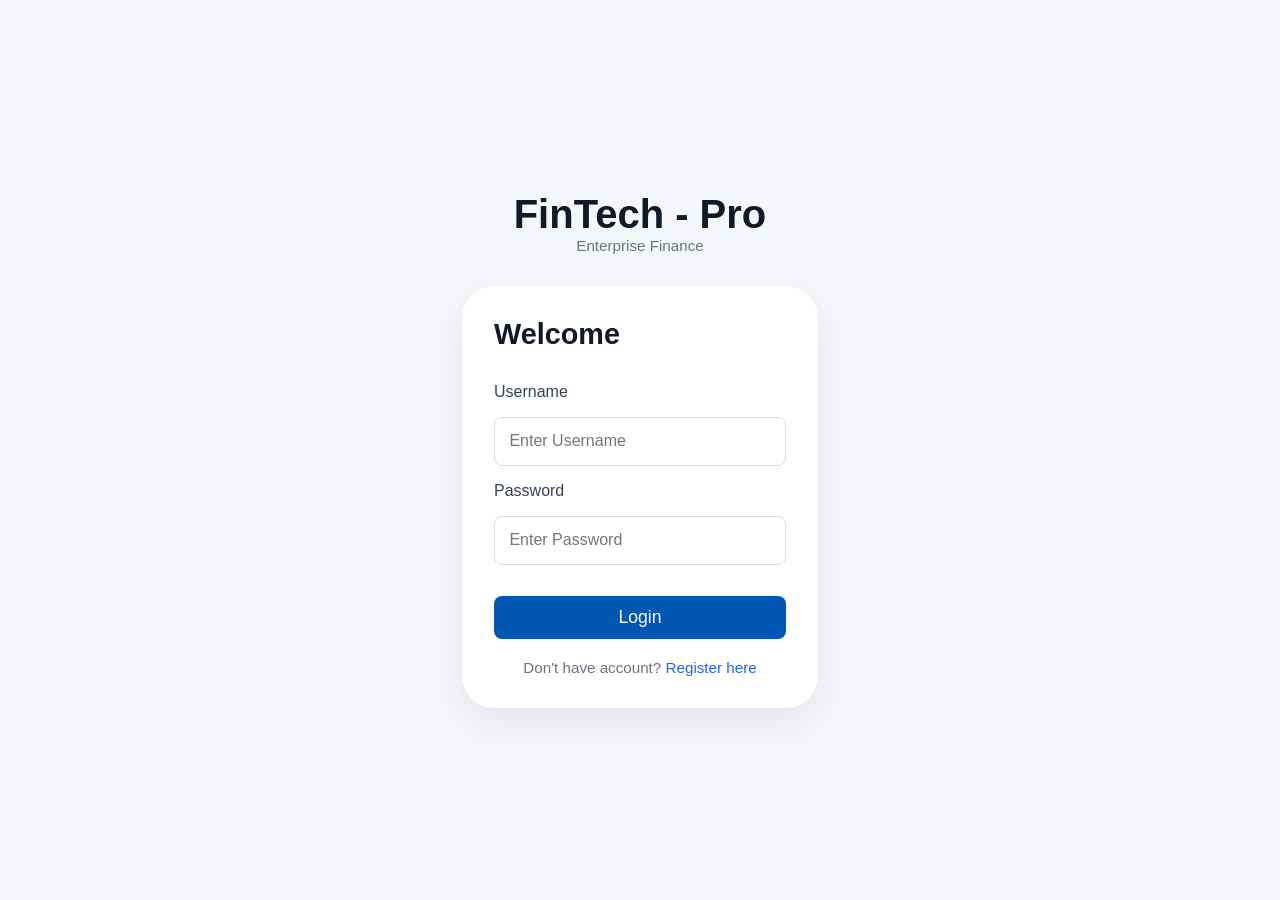
<file: index.html>
<!DOCTYPE html>
<html lang="en">

<head>
    <meta charset="UTF-8">
    <meta name="viewport" content="width=device-width, initial-scale=1.0">
    <title>FinTech Pro - Login</title>
    <link rel="stylesheet" href="css/login.css">
</head>

<body>

    <div class="container">
        <div class="app-name">
            <h1>FinTech - Pro</h1>
            <p>Enterprise Finance</p>
        </div>

        <div class="login-box">
            <h2>Welcome</h2>

            <form id="loginForm">
                <label>Username</label>
                <input type="text" id="loginName" placeholder="Enter Username">

                <label>Password</label>
                <input type="password" id="loginPassword" placeholder="Enter Password">

                <button>Login</button>
            </form>

            <p class="register">
                Don't have account?
                <a href="register.html">Register here</a>
            </p>
        </div>
    </div>  

    <script src="js/storage.js"></script>
    <script src="js/auth.js"></script>
</body>

</html>
</file>
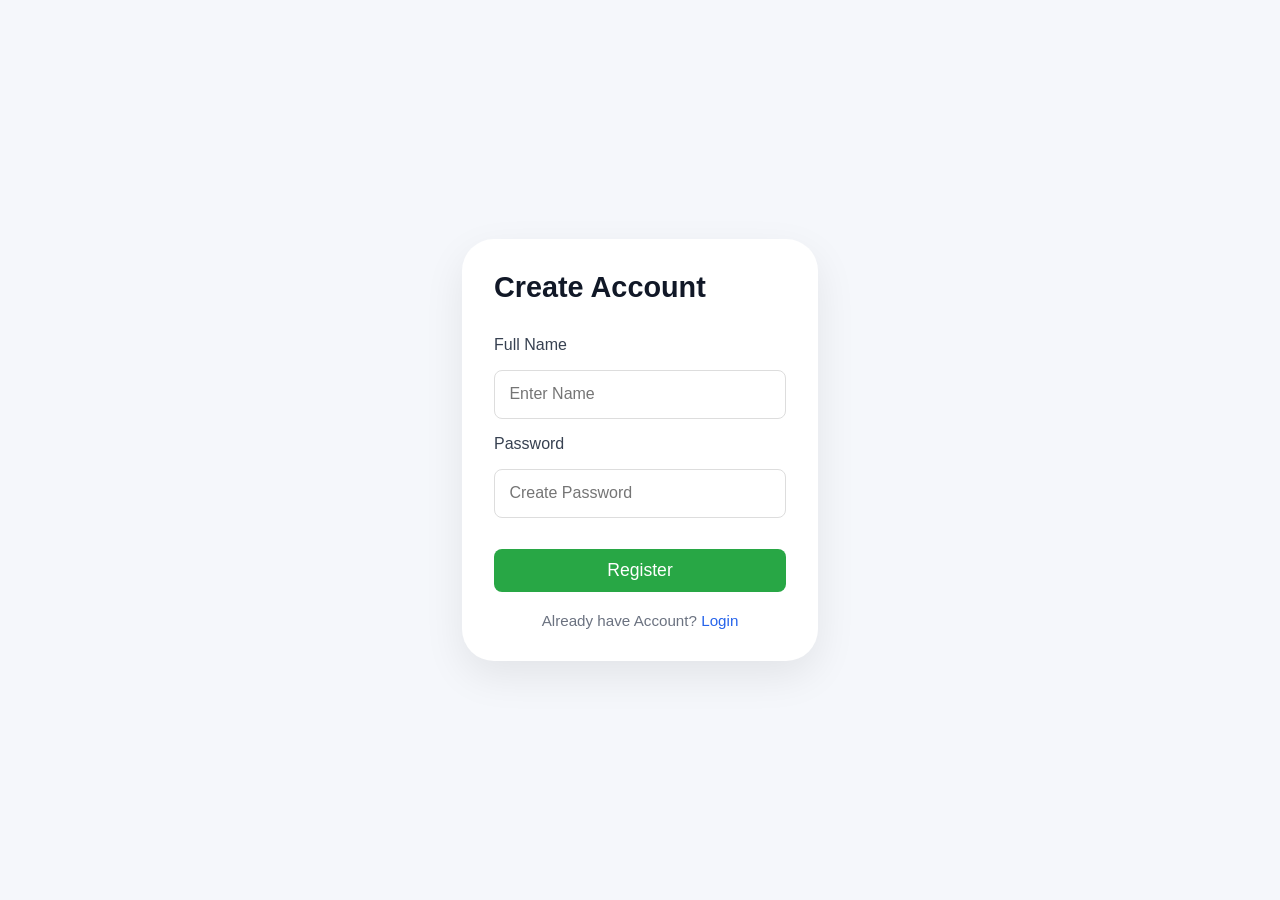
<file: register.html>
<!DOCTYPE html>
<html lang="en">
<head>
    <meta charset="UTF-8">
    <meta name="viewport" content="width=device-width, initial-scale=1.0">
    <title>FinTech Pro - Register</title>
    <link rel="stylesheet" href="css/login.css">
</head>
<body>
    <div class="container">
        <div class="register-box">
            <h2>Create Account</h2>

            <form id="registerForm">
                <label>Full Name</label>
                <input type="text" id="username" placeholder="Enter Name">

                <label>Password</label>
                <input type="password" id="password" placeholder="Create Password">

                <button class="register-btn">Register</button>
            </form>

            <p class="register-form-bottom">Already have Account? <a href="index.html">Login</a></p>
        </div>
    </div>

    <script src="js/storage.js"></script>
    <script src="js/auth.js"></script>
</body>
</html>
</file>
<file: css/login.css>
* {
  margin: 0;
  padding: 0;
  box-sizing: border-box;
  font-family: Arial, Helvetica, sans-serif;
}

html,
body {
  height: 100%;
  width: 100%;
}

body {
  min-height: 100vh;
  background: #f5f7fb;
  display: flex;
  align-items: center;
  justify-content: center;
  padding: 20px;
}

.container {
  width: 100%;
  max-width: 420px;
  padding: 2rem;
}

.app-name {
  text-align: center;
  margin-bottom: 2rem;
}

.app-name h1 {
  font-size: clamp(1.8rem, 5vw, 2.5rem);
  color: #111827;
}

.app-name p {
  color: #6b7280;
  font-size: 0.95rem;
}

.login-box,
.register-box {
  width: 100%;
  background-color: white;
  padding: clamp(1.2rem, 5vw, 2rem);
  border-radius: 2rem;
  box-shadow: 0 15px 40px rgba(0, 0, 0, 0.08);
}

h2 {
  margin-bottom: 2rem;
  color: #111827;
  font-size: clamp(1.3rem, 4vw, 1.8rem);
}

form {
  display: flex;
  flex-direction: column;
  gap: 1rem;
}

label {
  font-size: 1rem;
  color: #374151;
}

input,
select {
  width: 100%;
  padding: 0.9rem;
  border-radius: 0.5rem;
  border: 1px solid #ddd;
  outline: none;
  font-size: 1rem;
}

input:focus,
select:focus {
  border-color: #2563eb;
}

button {
  border: none;
  cursor: pointer;
}

form button {
  margin-top: 15px;
  background: #0056b3;
  color: white;
  padding: 0.7rem;
  border-radius: 8px;
  font-size: 1.1rem;
  transition: all ease 0.3s;
}

form button:hover {
  background: #003a77;
}

.register {
  margin-top: 20px;
  text-align: center;
  color: #6b7280;
}

a {
  color: #2563eb;
  text-decoration: none;
}

.register-btn {
  background: #28a745;
  transition: all ease 0.3s;
}

.register-btn:hover {
  background-color: #13852e;
}

.register-form-bottom {
  margin-top: 20px;
  text-align: center;
  color: #6b7280;
}

.register,
.register-form-bottom {
  margin-top: 20px;
  text-align: center;
  color: #6b7280;
  font-size: 0.95rem;
}

a {
  color: #2563eb;
  text-decoration: none;
}

@media (max-width: 480px) {
  body {
    align-items: flex-start;
    padding-top: 40px;
  }

  .container {
    max-width: 100%;
    padding: 0.5rem;
  }

  .login-box,
  .register-box {
    border-radius: 1.2rem;
    padding: 1.3rem;
  }

  .app-name {
    margin-bottom: 1.3rem;
  }

  input,
  select {
    padding: 0.75rem;
    font-size: 0.95rem;
  }

  form button {
    font-size: 0.95rem;
  }
}

@media (max-width: 320px) {
  .app-name h1 {
    font-size: 1.5rem;
  }

  h2 {
    font-size: 1.2rem;
  }

  .login-box,
  .register-box {
    padding: 1rem;
  }
}
</file>
